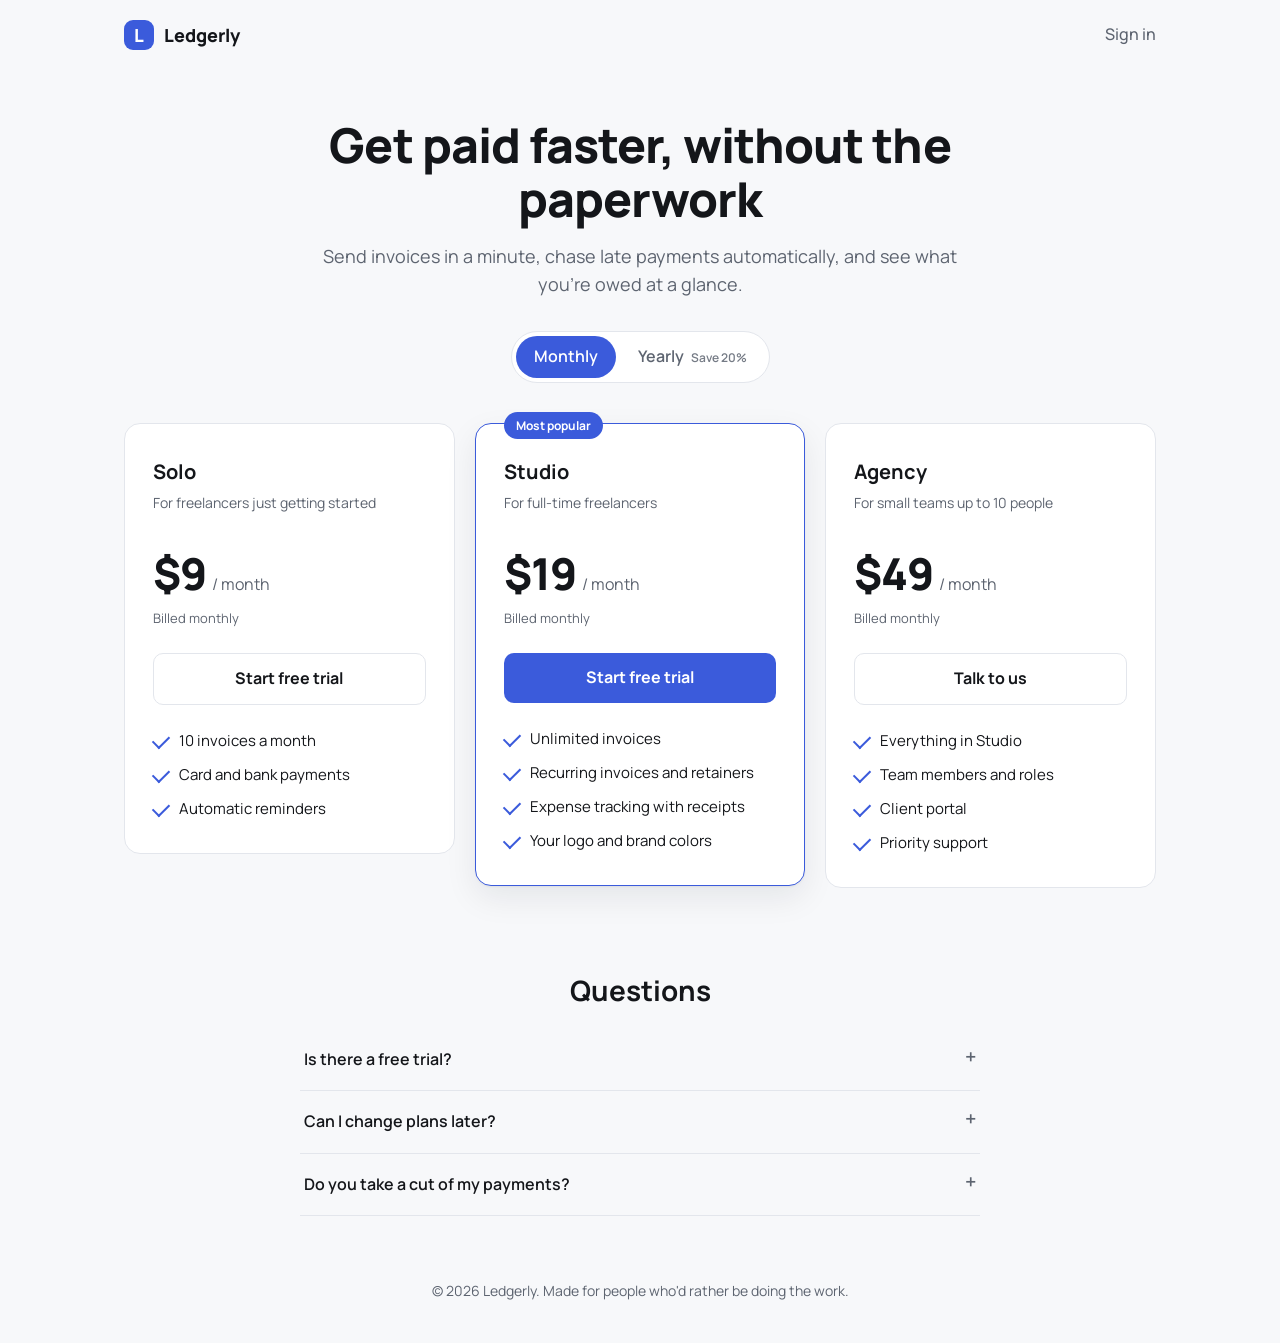
<file: finetune/examples/saas-pricing-page/site/index.html>
<!DOCTYPE html>
<html lang="en">
<head>
  <meta charset="UTF-8">
  <meta name="viewport" content="width=device-width, initial-scale=1.0">
  <title>Pricing · Ledgerly</title>
  <link rel="preconnect" href="https://fonts.googleapis.com">
  <link href="https://fonts.googleapis.com/css2?family=Manrope:wght@400;500;700;800&display=swap" rel="stylesheet">
  <link rel="stylesheet" href="style.css">
</head>
<body>
  <header class="site-header">
    <a href="#" class="logo"><span class="logo-mark" aria-hidden="true">L</span>Ledgerly</a>
    <a href="#plans" class="link">Sign in</a>
  </header>

  <main>
    <section class="intro">
      <h1>Get paid faster, without the paperwork</h1>
      <p>Send invoices in a minute, chase late payments automatically, and see what you're owed at a glance.</p>
      <div class="billing" role="group" aria-label="Billing period">
        <button type="button" class="billing-option is-active" data-period="monthly" aria-pressed="true">Monthly</button>
        <button type="button" class="billing-option" data-period="yearly" aria-pressed="false">Yearly <span class="save">Save 20%</span></button>
      </div>
    </section>

    <section id="plans" class="plans" aria-label="Plans">
      <article class="plan">
        <h2>Solo</h2>
        <p class="plan-for">For freelancers just getting started</p>
        <p class="price"><span class="amount" data-monthly="9" data-yearly="7">$9</span><span class="per">/ month</span></p>
        <p class="billed" data-monthly="Billed monthly" data-yearly="$84 billed yearly">Billed monthly</p>
        <a href="#" class="btn btn-outline">Start free trial</a>
        <ul class="features">
          <li>10 invoices a month</li>
          <li>Card and bank payments</li>
          <li>Automatic reminders</li>
        </ul>
      </article>

      <article class="plan plan-featured">
        <span class="badge">Most popular</span>
        <h2>Studio</h2>
        <p class="plan-for">For full-time freelancers</p>
        <p class="price"><span class="amount" data-monthly="19" data-yearly="15">$19</span><span class="per">/ month</span></p>
        <p class="billed" data-monthly="Billed monthly" data-yearly="$180 billed yearly">Billed monthly</p>
        <a href="#" class="btn">Start free trial</a>
        <ul class="features">
          <li>Unlimited invoices</li>
          <li>Recurring invoices and retainers</li>
          <li>Expense tracking with receipts</li>
          <li>Your logo and brand colors</li>
        </ul>
      </article>

      <article class="plan">
        <h2>Agency</h2>
        <p class="plan-for">For small teams up to 10 people</p>
        <p class="price"><span class="amount" data-monthly="49" data-yearly="39">$49</span><span class="per">/ month</span></p>
        <p class="billed" data-monthly="Billed monthly" data-yearly="$468 billed yearly">Billed monthly</p>
        <a href="#" class="btn btn-outline">Talk to us</a>
        <ul class="features">
          <li>Everything in Studio</li>
          <li>Team members and roles</li>
          <li>Client portal</li>
          <li>Priority support</li>
        </ul>
      </article>
    </section>

    <section class="faq" aria-labelledby="faq-title">
      <h2 id="faq-title">Questions</h2>
      <details>
        <summary>Is there a free trial?</summary>
        <p>Yes. Every plan has a 14-day free trial, and you don't need a card to start.</p>
      </details>
      <details>
        <summary>Can I change plans later?</summary>
        <p>Any time. Upgrades apply immediately; downgrades take effect at your next billing date.</p>
      </details>
      <details>
        <summary>Do you take a cut of my payments?</summary>
        <p>No. You only pay the standard card processing fee charged by the payment provider.</p>
      </details>
    </section>
  </main>

  <footer class="site-footer">© 2026 Ledgerly. Made for people who'd rather be doing the work.</footer>
  <script src="script.js"></script>
</body>
</html>
</file>
<file: finetune/examples/saas-pricing-page/site/style.css>
:root {
  --bg: #f7f8fa;
  --surface: #ffffff;
  --text: #14161a;
  --muted: #5d6470;
  --line: #e3e6ec;
  --accent: #3b5bdb;
  --accent-ink: #ffffff;
  --accent-soft: #edf1ff;
  --radius: 16px;
  --shadow: 0 1px 2px rgba(16, 24, 40, .05), 0 12px 32px rgba(16, 24, 40, .08);
}

@media (prefers-color-scheme: dark) {
  :root {
    --bg: #0f1115;
    --surface: #171a20;
    --text: #eef0f4;
    --muted: #9aa1ad;
    --line: #2a2e37;
    --accent: #7b93ff;
    --accent-ink: #0f1115;
    --accent-soft: #1e2440;
  }
}

* { box-sizing: border-box; margin: 0; }

body {
  font-family: Manrope, system-ui, sans-serif;
  background: var(--bg);
  color: var(--text);
  line-height: 1.6;
}

a { color: inherit; }
a:focus-visible, button:focus-visible, summary:focus-visible { outline: 3px solid var(--accent); outline-offset: 3px; border-radius: 8px; }

.site-header {
  max-width: 1080px;
  margin: 0 auto;
  padding: 20px 24px;
  display: flex;
  justify-content: space-between;
  align-items: center;
}
.logo { display: flex; align-items: center; gap: 10px; font-weight: 800; text-decoration: none; font-size: 18px; }
.logo-mark { width: 30px; height: 30px; border-radius: 9px; background: var(--accent); color: var(--accent-ink); display: grid; place-items: center; }
.link { color: var(--muted); text-decoration: none; font-weight: 500; }
.link:hover { color: var(--text); }

main { max-width: 1080px; margin: 0 auto; padding: 0 24px; }

.intro { text-align: center; padding: 48px 0 40px; max-width: 640px; margin: 0 auto; }
.intro h1 { font-size: clamp(32px, 5vw, 48px); line-height: 1.12; letter-spacing: -.02em; font-weight: 800; }
.intro p { color: var(--muted); font-size: 18px; margin-top: 16px; }

.billing { display: inline-flex; gap: 4px; padding: 4px; margin-top: 32px; background: var(--surface); border: 1px solid var(--line); border-radius: 999px; }
.billing-option { border: 0; background: none; font: inherit; font-weight: 600; color: var(--muted); padding: 8px 18px; border-radius: 999px; cursor: pointer; transition: background .2s, color .2s; }
.billing-option.is-active { background: var(--accent); color: var(--accent-ink); }
.save { font-size: 12px; margin-left: 4px; opacity: .85; }

.plans { display: grid; grid-template-columns: repeat(auto-fit, minmax(260px, 1fr)); gap: 20px; align-items: start; }
.plan { position: relative; background: var(--surface); border: 1px solid var(--line); border-radius: var(--radius); padding: 32px 28px; }
.plan-featured { border-color: var(--accent); box-shadow: var(--shadow); }
.badge { position: absolute; top: -12px; left: 28px; background: var(--accent); color: var(--accent-ink); font-size: 12px; font-weight: 700; padding: 4px 12px; border-radius: 999px; }
.plan h2 { font-size: 20px; }
.plan-for { color: var(--muted); font-size: 14px; margin-top: 4px; }
.price { margin-top: 24px; display: flex; align-items: baseline; gap: 6px; }
.amount { font-size: 44px; font-weight: 800; letter-spacing: -.02em; }
.per { color: var(--muted); }
.billed { color: var(--muted); font-size: 13px; min-height: 1.6em; }

.btn { display: block; text-align: center; margin-top: 24px; padding: 12px 16px; border-radius: 10px; background: var(--accent); color: var(--accent-ink); font-weight: 700; text-decoration: none; transition: transform .15s, opacity .15s; }
.btn:hover { transform: translateY(-1px); opacity: .92; }
.btn-outline { background: transparent; color: var(--text); border: 1px solid var(--line); }

.features { list-style: none; padding: 0; margin-top: 24px; display: grid; gap: 10px; font-size: 15px; }
.features li { padding-left: 26px; position: relative; }
.features li::before { content: ""; position: absolute; left: 0; top: 6px; width: 14px; height: 8px; border-left: 2px solid var(--accent); border-bottom: 2px solid var(--accent); transform: rotate(-45deg); }

.faq { max-width: 680px; margin: 80px auto 0; }
.faq h2 { font-size: 28px; margin-bottom: 16px; text-align: center; }
.faq details { border-bottom: 1px solid var(--line); padding: 18px 4px; }
.faq summary { cursor: pointer; font-weight: 600; list-style: none; display: flex; justify-content: space-between; gap: 16px; }
.faq summary::-webkit-details-marker { display: none; }
.faq summary::after { content: "+"; color: var(--muted); font-size: 20px; line-height: 1; transition: transform .2s; }
.faq details[open] summary::after { transform: rotate(45deg); }
.faq details p { color: var(--muted); margin-top: 10px; }

.site-footer { text-align: center; color: var(--muted); font-size: 14px; padding: 64px 24px 40px; }

@media (max-width: 600px) {
  .intro { padding-top: 24px; }
  .plan { padding: 28px 22px; }
}
</file>
